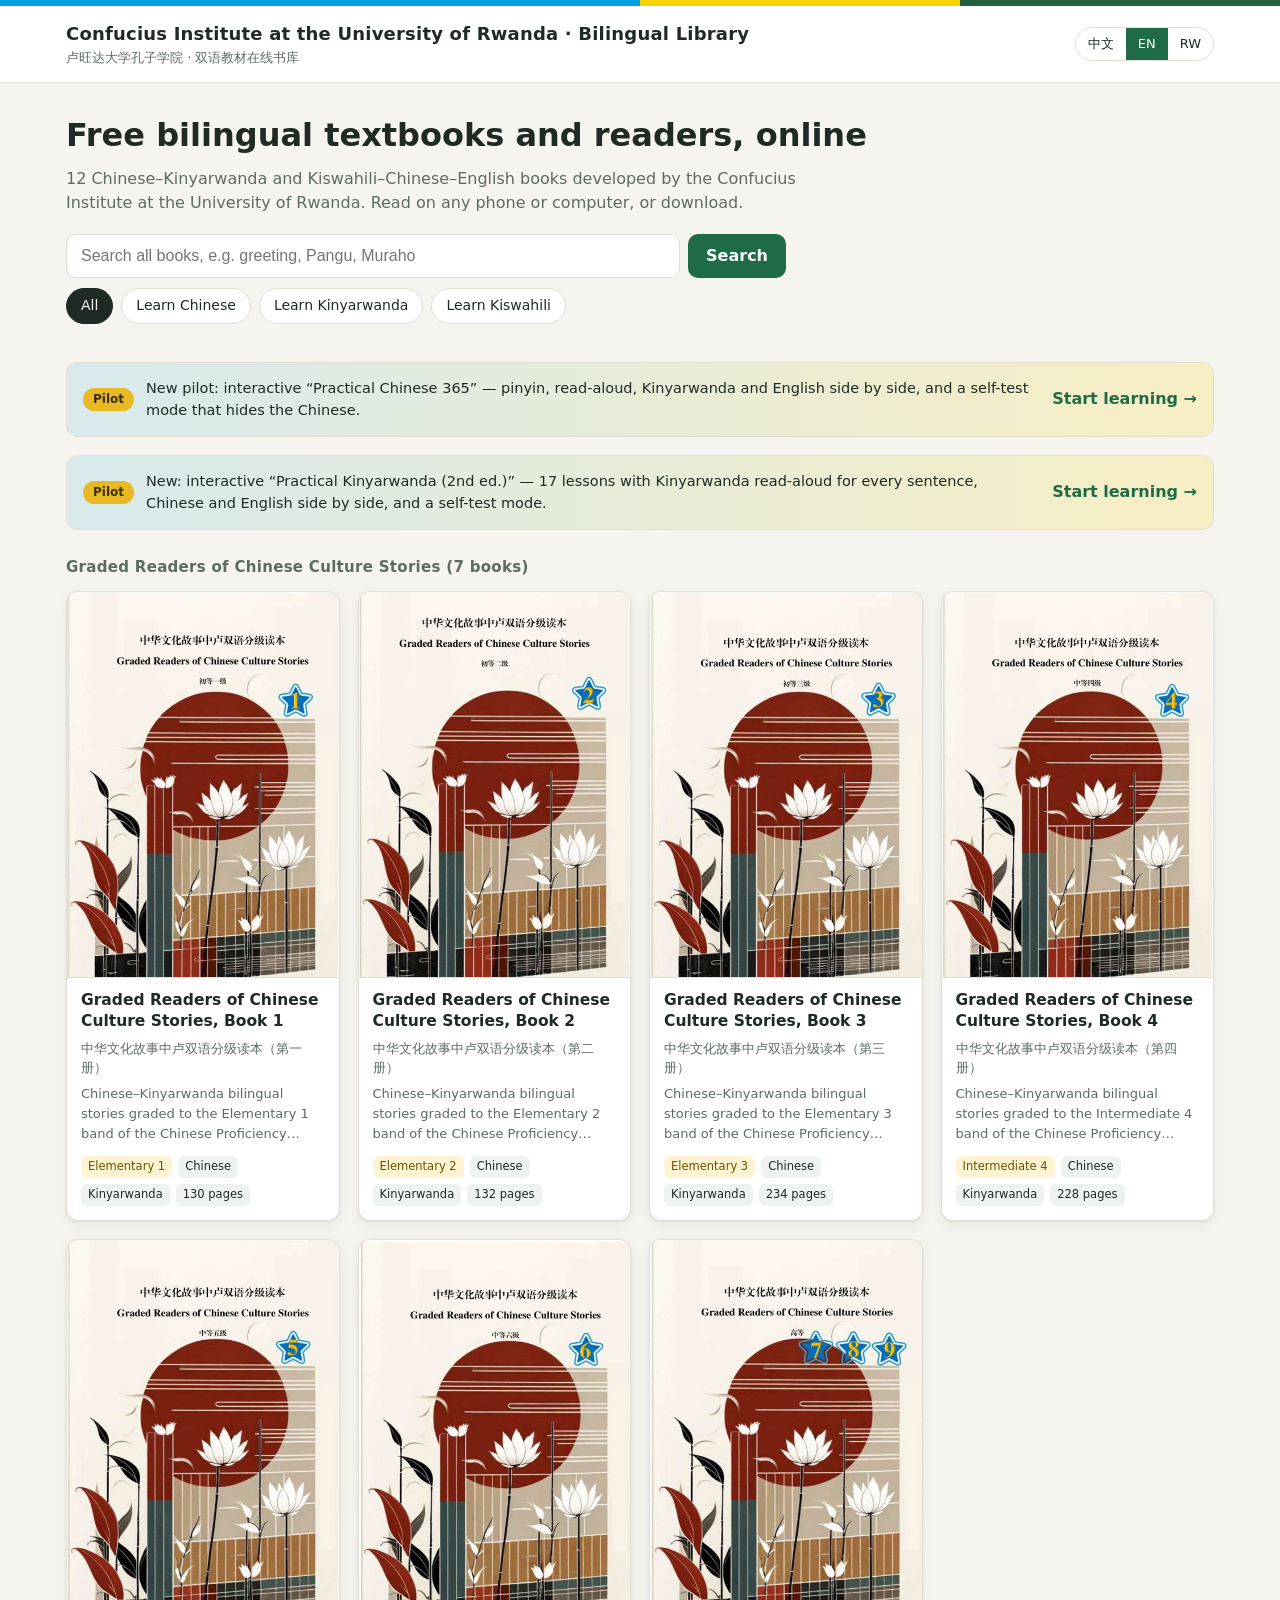
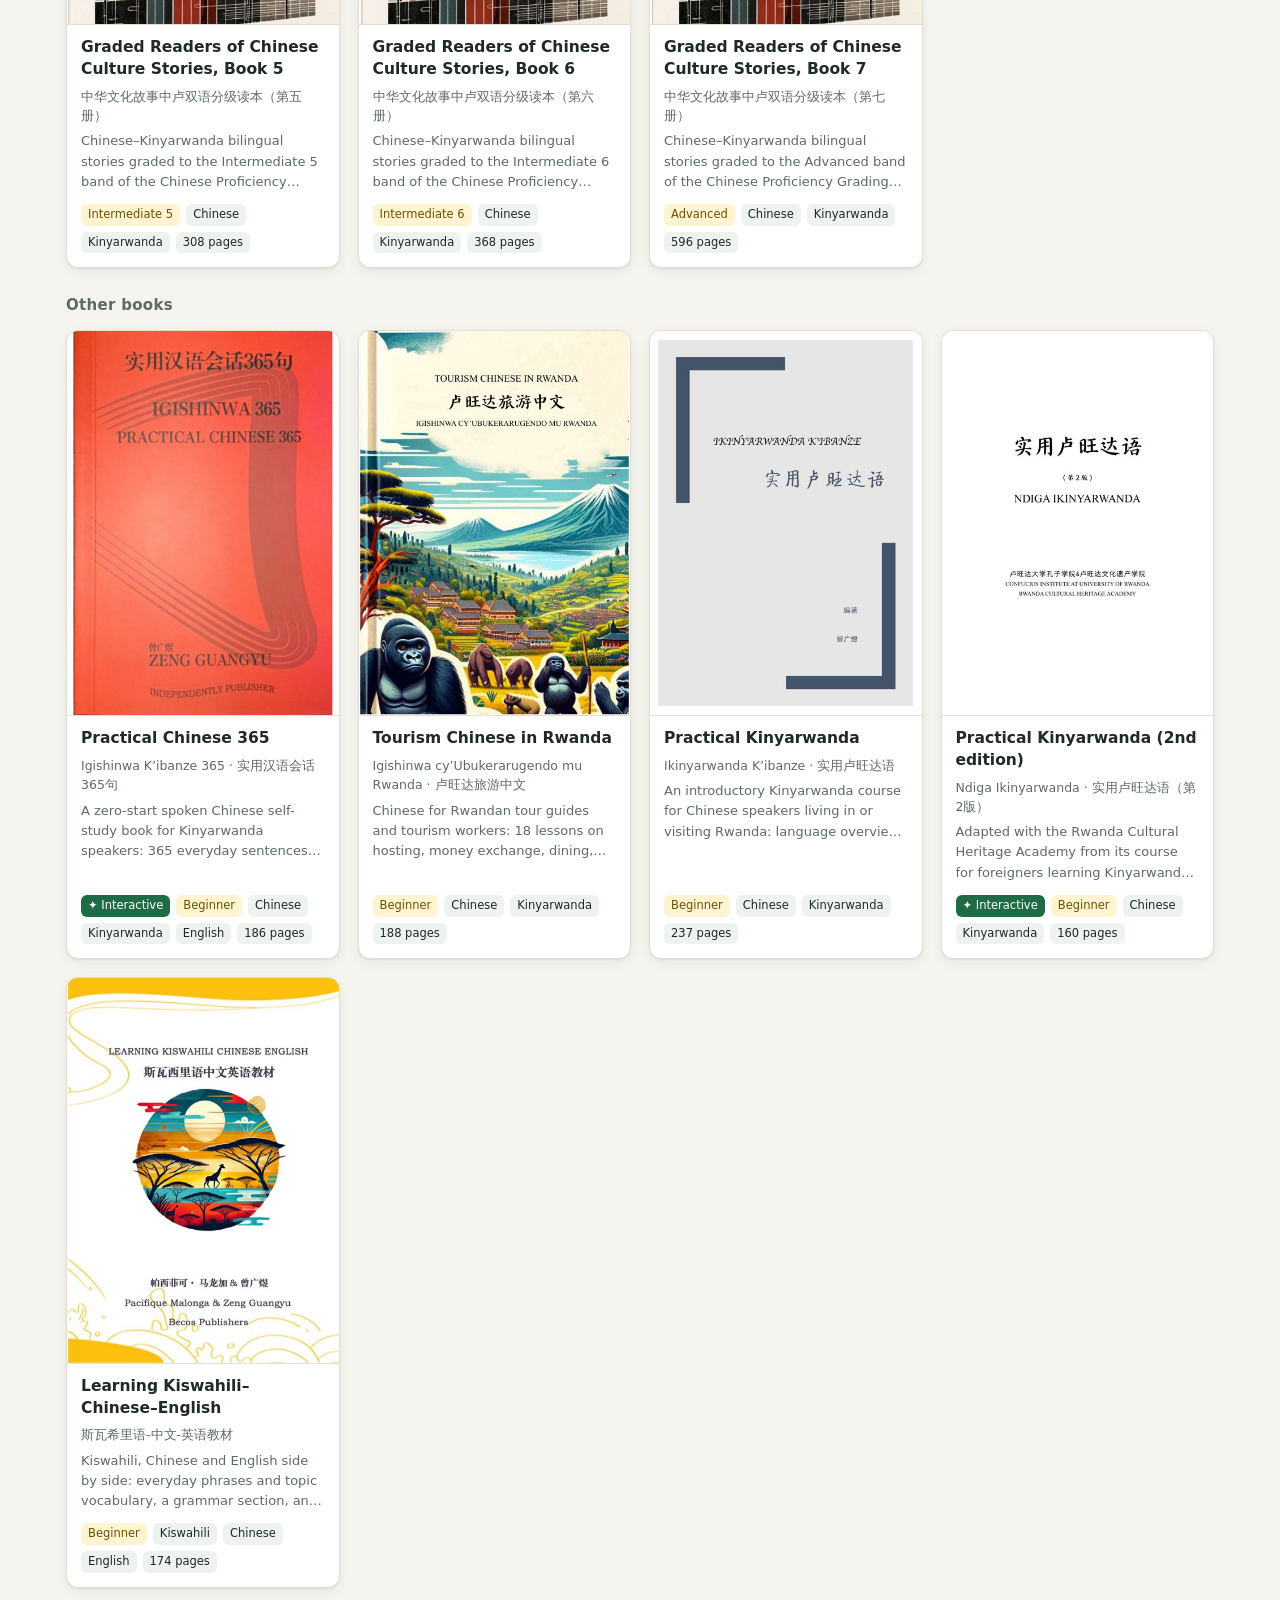
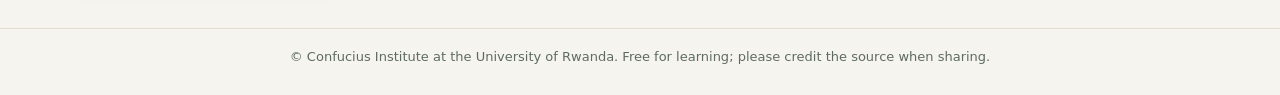
<file: index.html>
<!doctype html>
<html lang="zh">
<head>
<meta charset="utf-8">
<meta name="viewport" content="width=device-width,initial-scale=1">
<title>卢大孔院双语教材在线书库 | CI-UR Bilingual Library</title>
<meta name="description" content="卢旺达大学孔子学院自编中文–卢旺达语、斯瓦希里语–中文–英语双语教材与读物，免费在线阅读。Free bilingual Chinese–Kinyarwanda and Kiswahili–Chinese–English textbooks from the Confucius Institute at the University of Rwanda.">
<link rel="icon" href="data:image/svg+xml,%3Csvg xmlns='http://www.w3.org/2000/svg' viewBox='0 0 32 32'%3E%3Crect width='32' height='32' rx='7' fill='%231f6b45'/%3E%3Cpath d='M7 9h8a3 3 0 0 1 3 3v12a3 3 0 0 0-3-3H7zM25 9h-5a3 3 0 0 0-3 3v12a3 3 0 0 1 3-3h5z' fill='%23fad201'/%3E%3C/svg%3E">
<link rel="stylesheet" href="assets/style.css">
</head>
<body>
<div class="stripe"></div>
<header class="top"><div class="wrap">
  <div class="brand"><b id="site"></b><span id="siteSub"></span></div>
  <div class="lang"><button data-l="zh">中文</button><button data-l="en">EN</button><button data-l="rw">RW</button></div>
</div></header>

<section class="hero">
  <h1 id="heroTitle"></h1>
  <p id="heroText"></p>
  <form class="searchbar" id="sform">
    <input id="q" type="search" autocomplete="off">
    <button id="sbtn" type="submit"></button>
  </form>
  <div class="filters" id="filters"></div>
</section>

<main class="wrap">
  <div id="results" class="results" hidden></div>
  <div id="shelf"></div>
</main>
<footer id="footer"></footer>

<script src="assets/common.js"></script>
<script src="assets/app.js"></script>
</body>
</html>
</file>
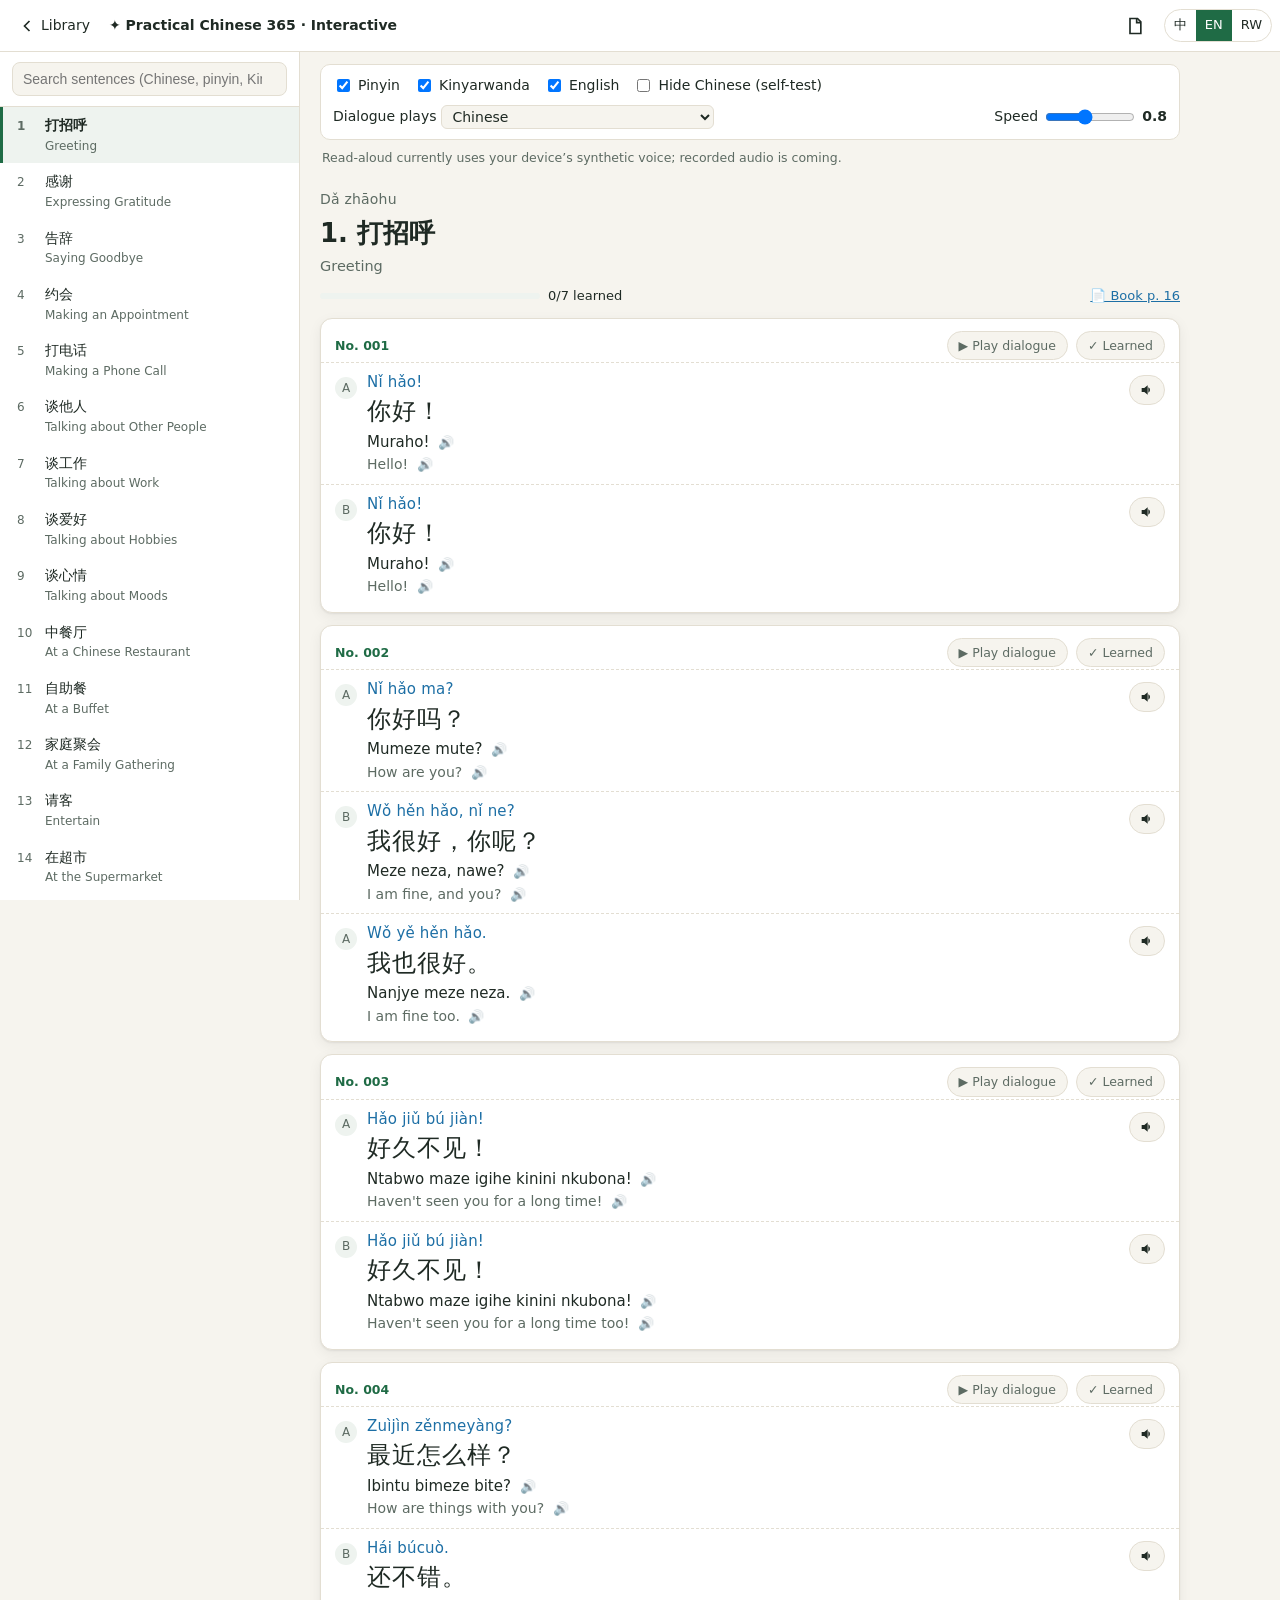
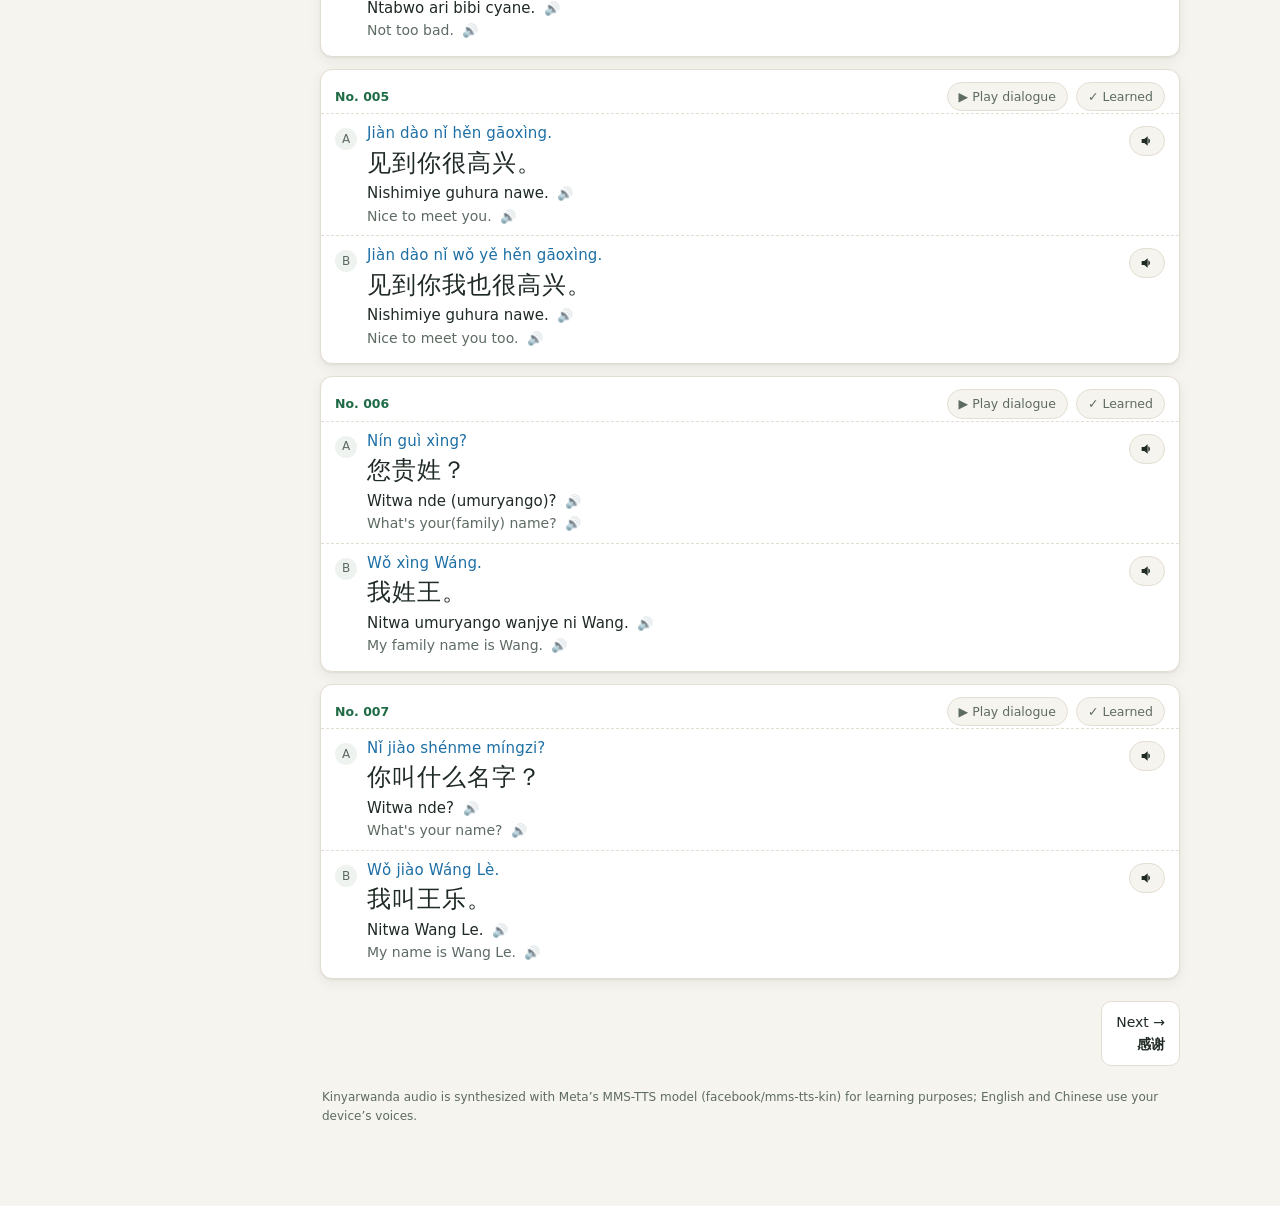
<file: learn.html>
<!doctype html>
<html lang="zh">
<head>
<meta charset="utf-8">
<meta name="viewport" content="width=device-width,initial-scale=1">
<title>互动学习 | 卢大孔院双语教材在线书库</title>
<link rel="icon" href="data:image/svg+xml,%3Csvg xmlns='http://www.w3.org/2000/svg' viewBox='0 0 32 32'%3E%3Crect width='32' height='32' rx='7' fill='%231f6b45'/%3E%3Cpath d='M7 9h8a3 3 0 0 1 3 3v12a3 3 0 0 0-3-3H7zM25 9h-5a3 3 0 0 0-3 3v12a3 3 0 0 1 3-3h5z' fill='%23fad201'/%3E%3C/svg%3E">
<link rel="stylesheet" href="assets/style.css?v=7">
<link rel="stylesheet" href="assets/learn.css?v=7">
</head>
<body class="learnpage">
<div class="rbar">
  <a class="ib" href="index.html"><svg viewBox="0 0 24 24" fill="none" stroke="currentColor" stroke-width="2"><path d="M15 18l-6-6 6-6"/></svg><span class="hide-sm" id="backTxt"></span></a>
  <button class="ib lmenu" id="menu"><svg viewBox="0 0 24 24" fill="none" stroke="currentColor" stroke-width="2"><path d="M4 6h16M4 12h16M4 18h10"/></svg></button>
  <div class="title" id="title"></div>
  <a class="ib hide-sm" id="pdfLink"><svg viewBox="0 0 24 24" fill="none" stroke="currentColor" stroke-width="2"><path d="M6 3h9l4 4v14H6z"/><path d="M14 3v5h5"/></svg></a>
  <div class="lang"><button data-l="zh">中</button><button data-l="en">EN</button><button data-l="rw">RW</button></div>
</div>

<aside class="ldrawer" id="drawer">
  <div class="lsearch"><input id="sq" type="search" autocomplete="off"></div>
  <nav id="topics"></nav>
</aside>
<div class="scrim" id="scrim"></div>

<main class="lmain" id="main">
  <div class="tools" id="tools">
    <label><input type="checkbox" id="tPy" checked> <span id="lPy"></span></label>
    <label><input type="checkbox" id="tRw" checked> <span id="lRw"></span></label>
    <label><input type="checkbox" id="tEn" checked> <span id="lEn"></span></label>
    <label class="practice"><input type="checkbox" id="tHide"> <span id="lHide"></span></label>
    <label class="seqsel"><span id="lSeq"></span> <select id="seq"><option value="zh"></option><option value="zhrw"></option><option value="all"></option></select></label>
    <label class="speed"><span id="lSpeed"></span> <input type="range" id="rate" min="0.5" max="1.2" step="0.1" value="0.8"> <b id="rateV">0.8</b></label>
  </div>
  <div class="note" id="note"></div>
  <div id="content"></div>
  <p class="credit" id="credit"></p>
</main>

<script src="assets/common.js?v=7"></script>
<script src="assets/learn.js?v=7"></script>
</body>
</html>
</file>
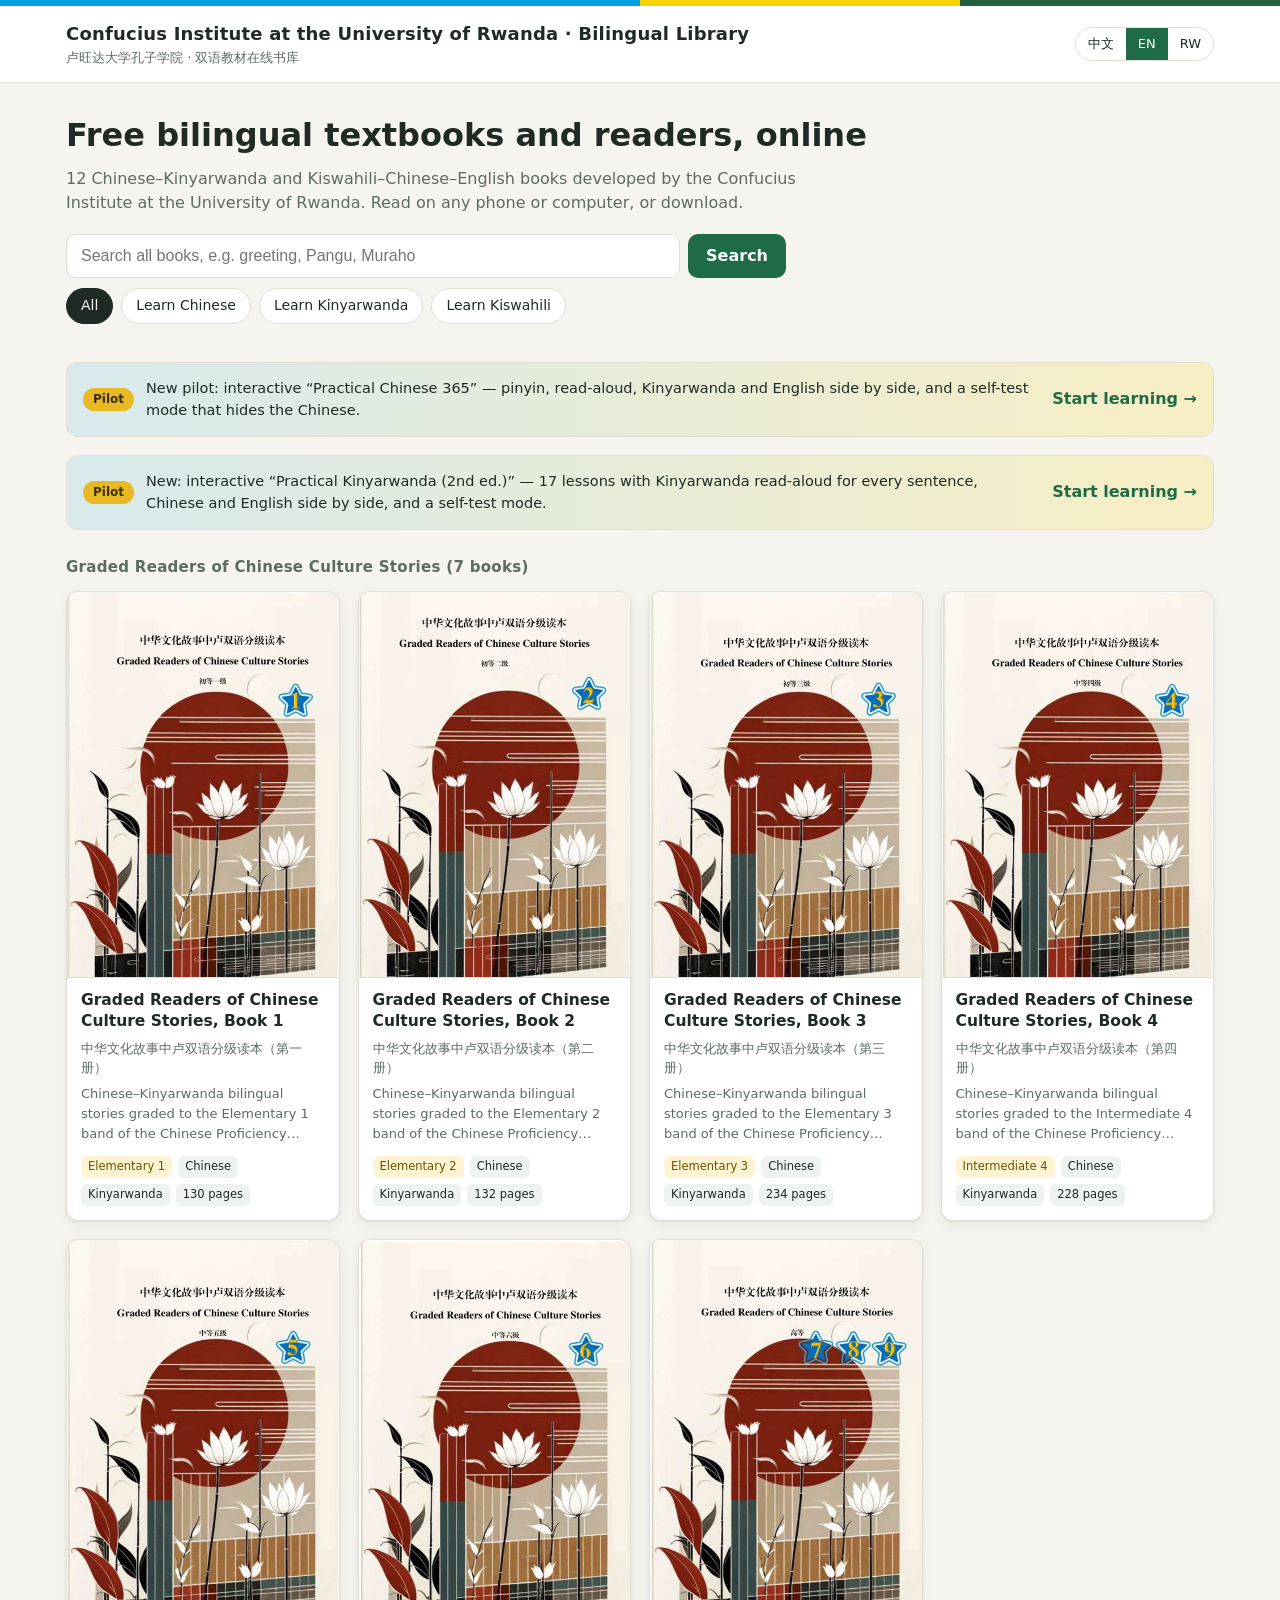
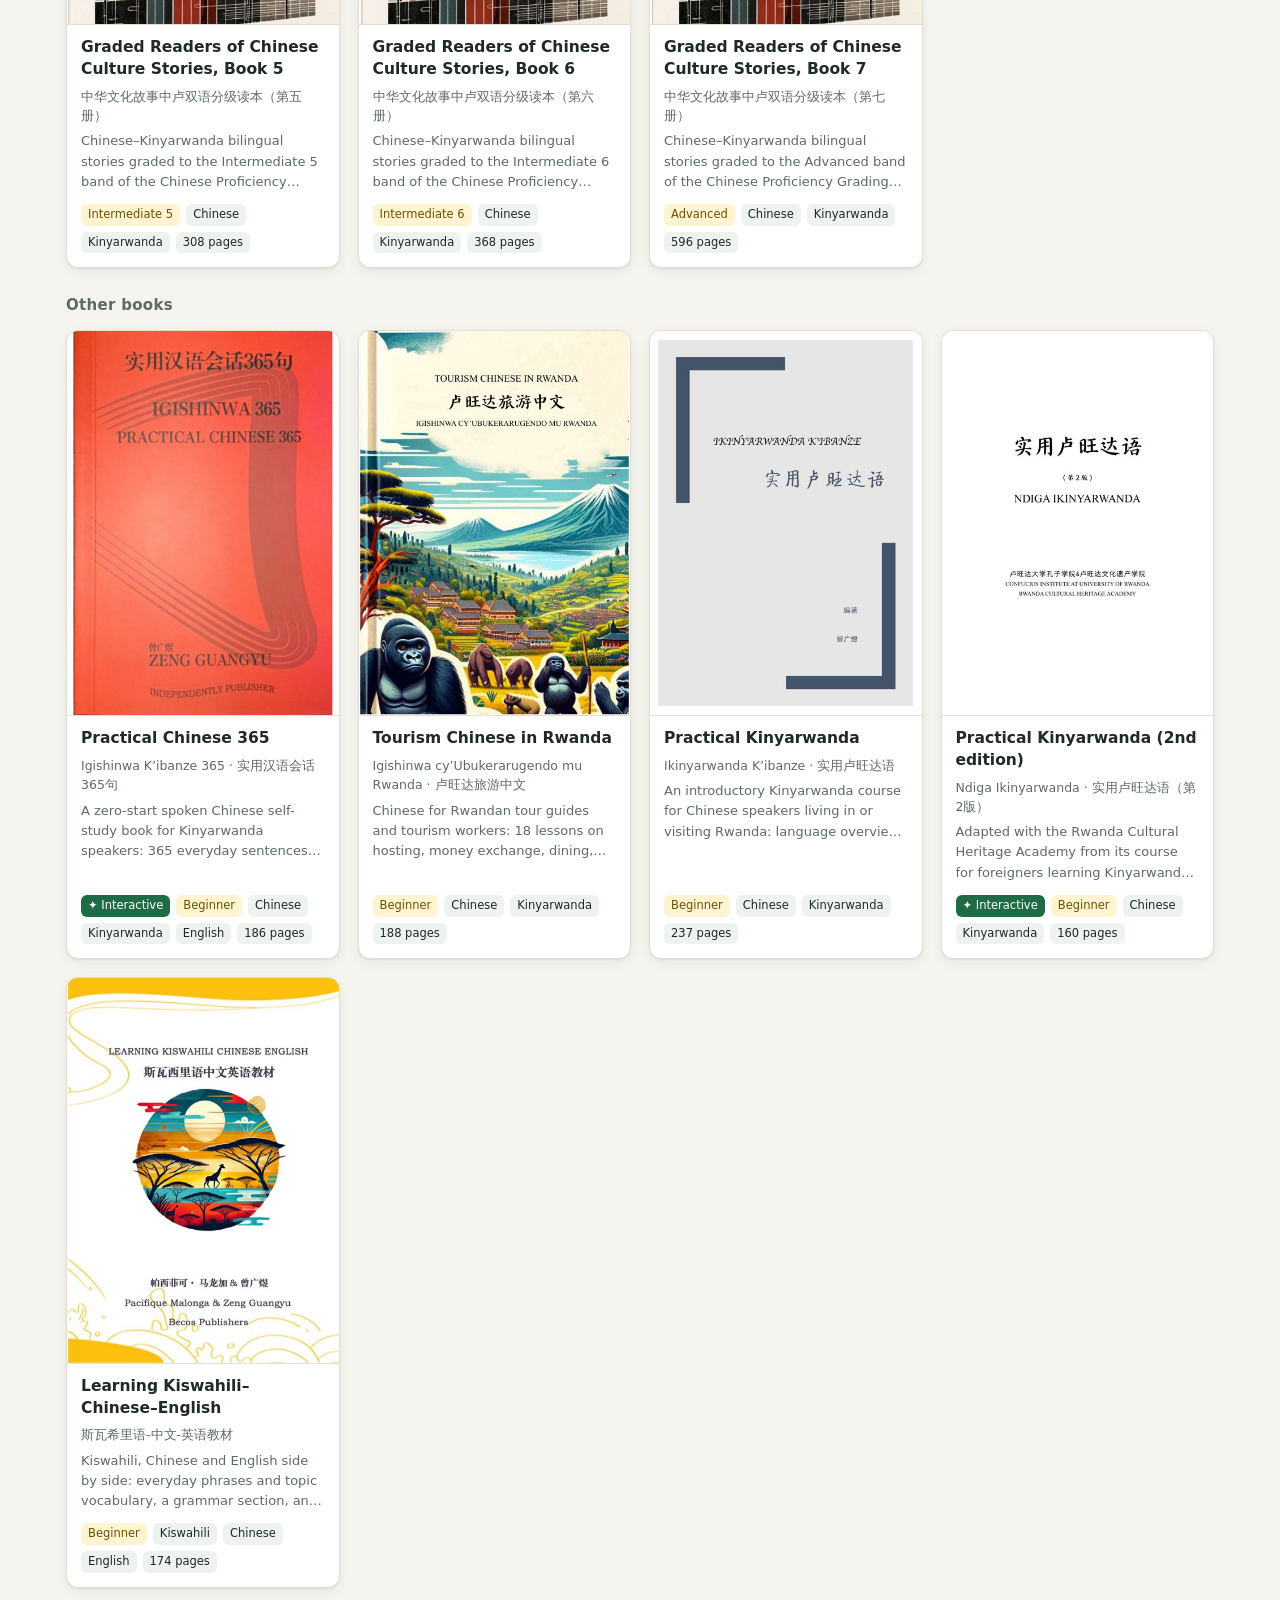
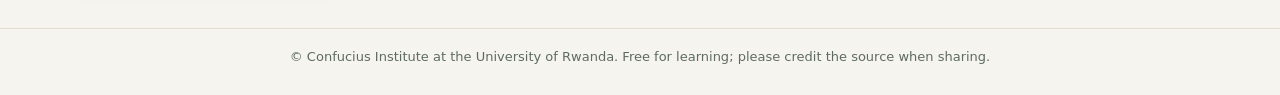
<file: read.html>
<!doctype html>
<html lang="zh">
<head>
<meta charset="utf-8">
<meta name="viewport" content="width=device-width,initial-scale=1">
<title>阅读 | 卢大孔院双语教材在线书库</title>
<link rel="icon" href="data:image/svg+xml,%3Csvg xmlns='http://www.w3.org/2000/svg' viewBox='0 0 32 32'%3E%3Crect width='32' height='32' rx='7' fill='%231f6b45'/%3E%3Cpath d='M7 9h8a3 3 0 0 1 3 3v12a3 3 0 0 0-3-3H7zM25 9h-5a3 3 0 0 0-3 3v12a3 3 0 0 1 3-3h5z' fill='%23fad201'/%3E%3C/svg%3E">
<link rel="stylesheet" href="assets/style.css">
</head>
<body class="reader">
<div class="rbar">
  <a class="ib" id="back" href="index.html"><svg viewBox="0 0 24 24" fill="none" stroke="currentColor" stroke-width="2"><path d="M15 18l-6-6 6-6"/></svg><span class="hide-sm" id="backTxt"></span></a>
  <button class="ib" id="menu"><svg viewBox="0 0 24 24" fill="none" stroke="currentColor" stroke-width="2"><path d="M4 6h16M4 12h16M4 18h10"/></svg></button>
  <div class="title" id="title"></div>
  <a class="ib learnbtn" id="learnBtn" hidden></a>
  <button class="ib hide-sm" id="zout"><svg viewBox="0 0 24 24" fill="none" stroke="currentColor" stroke-width="2"><circle cx="11" cy="11" r="7"/><path d="M8 11h6M20 20l-4-4"/></svg></button>
  <button class="ib hide-sm" id="zin"><svg viewBox="0 0 24 24" fill="none" stroke="currentColor" stroke-width="2"><circle cx="11" cy="11" r="7"/><path d="M8 11h6M11 8v6M20 20l-4-4"/></svg></button>
  <button class="ib" id="prev"><svg viewBox="0 0 24 24" fill="none" stroke="currentColor" stroke-width="2"><path d="M18 15l-6-6-6 6"/></svg></button>
  <div class="pageinfo"><input id="pg" inputmode="numeric" value="1"><span id="total">/ –</span></div>
  <button class="ib" id="next"><svg viewBox="0 0 24 24" fill="none" stroke="currentColor" stroke-width="2"><path d="M6 9l6 6 6-6"/></svg></button>
  <a class="ib hide-sm" id="dl" download><svg viewBox="0 0 24 24" fill="none" stroke="currentColor" stroke-width="2"><path d="M12 4v11M7 10l5 5 5-5M5 20h14"/></svg></a>
</div>

<aside class="drawer" id="drawer">
  <div class="tabs"><button id="tabToc" class="on"></button><button id="tabFind"></button></div>
  <div class="pane toc" id="paneToc"></div>
  <div class="pane" id="paneFind" hidden>
    <form class="insearch" id="fform"><input id="fq" type="search" autocomplete="off"><button id="fbtn" type="submit"></button></form>
    <div id="fres"></div>
    <div style="padding:10px 14px"><a id="dl2" download></a></div>
  </div>
</aside>
<div class="scrim" id="scrim"></div>
<div class="viewer" id="viewer"><div class="pages" id="pages"></div></div>
<div class="loading" id="loading"><div id="ltxt"></div><div class="bar"><i id="lbar"></i></div></div>

<script src="vendor/pdfjs/pdf.min.js"></script>
<script src="assets/common.js"></script>
<script src="assets/reader.js"></script>
</body>
</html>
</file>
<file: assets/style.css>
[hidden]{display:none!important}
:root{
  --bg:#f6f4ee; --surface:#ffffff; --ink:#1f2a24; --muted:#5d6b63; --line:#e3ded2;
  --green:#1f6b45; --green-ink:#ffffff; --blue:#1d6fa5; --sun:#e8b923; --red:#b5402f;
  --chip:#eef3ef; --shadow:0 1px 2px rgba(0,0,0,.06),0 4px 14px rgba(0,0,0,.06);
  --radius:12px; --font:"Noto Sans SC","PingFang SC","Microsoft YaHei",system-ui,-apple-system,"Segoe UI",Roboto,sans-serif;
}
@media (prefers-color-scheme:dark){
  :root{--bg:#121714;--surface:#1b221e;--ink:#e7ece9;--muted:#9aa8a0;--line:#2c3631;--chip:#22302a;--green:#3fa774;--shadow:none}
}
*{box-sizing:border-box}
html,body{margin:0;background:var(--bg);color:var(--ink);font-family:var(--font);line-height:1.55}
a{color:var(--blue)}
button{font:inherit;color:inherit}
.stripe{height:6px;background:linear-gradient(90deg,#00a1de 0 50%,#fad201 50% 75%,#20603d 75%)}

/* ---------- library ---------- */
.top{background:var(--surface);border-bottom:1px solid var(--line)}
.top .wrap{display:flex;align-items:center;gap:12px;padding:14px 16px;max-width:1180px;margin:0 auto}
.brand{display:flex;flex-direction:column;min-width:0;flex:1}
.brand b{font-size:18px;letter-spacing:.2px}
.brand span{font-size:13px;color:var(--muted)}
.lang{display:flex;border:1px solid var(--line);border-radius:999px;overflow:hidden;flex:none}
.lang button{border:0;background:none;padding:6px 12px;cursor:pointer;font-size:13px}
.lang button.on{background:var(--green);color:var(--green-ink)}
.hero{max-width:1180px;margin:0 auto;padding:28px 16px 8px}
.hero h1{font-size:clamp(22px,3.4vw,32px);margin:0 0 6px}
.hero p{margin:0;color:var(--muted);max-width:760px}
.searchbar{display:flex;gap:8px;margin:18px 0 6px;max-width:720px}
.searchbar input{flex:1;min-width:0;padding:12px 14px;border:1px solid var(--line);border-radius:10px;background:var(--surface);color:var(--ink);font-size:16px}
.searchbar button{padding:0 18px;border:0;border-radius:10px;background:var(--green);color:var(--green-ink);cursor:pointer;font-weight:600}
.filters{display:flex;gap:8px;flex-wrap:wrap;margin:10px 0 0}
.filters button{border:1px solid var(--line);background:var(--surface);border-radius:999px;padding:6px 14px;cursor:pointer;font-size:14px}
.filters button.on{background:var(--ink);color:var(--bg);border-color:var(--ink)}
main.wrap{max-width:1180px;margin:0 auto;padding:12px 16px 40px}
.section-title{font-size:15px;color:var(--muted);margin:26px 0 12px;font-weight:600;letter-spacing:.3px}
.grid{display:grid;grid-template-columns:repeat(auto-fill,minmax(220px,1fr));gap:18px}
.card{background:var(--surface);border:1px solid var(--line);border-radius:var(--radius);overflow:hidden;display:flex;flex-direction:column;box-shadow:var(--shadow);text-decoration:none;color:inherit;transition:transform .15s}
.card:hover{transform:translateY(-2px)}
.card .cover{aspect-ratio:419/595;background:#ddd center/cover no-repeat;border-bottom:1px solid var(--line)}
.card .body{padding:12px 14px 14px;display:flex;flex-direction:column;gap:6px;flex:1}
.card h3{margin:0;font-size:15.5px;line-height:1.4}
.card .sub{font-size:12.5px;color:var(--muted)}
.card .desc{font-size:13px;color:var(--muted);display:-webkit-box;-webkit-line-clamp:3;-webkit-box-orient:vertical;overflow:hidden}
.tags{display:flex;gap:6px;flex-wrap:wrap;margin-top:auto;padding-top:6px}
.tag{font-size:11.5px;background:var(--chip);border-radius:6px;padding:2px 7px;color:var(--ink)}
.tag.lv{background:#fff4d1;color:#6b5200}
@media (prefers-color-scheme:dark){.tag.lv{background:#3a3214;color:#f3dc8a}}
.results{margin-top:8px}
.results .book{background:var(--surface);border:1px solid var(--line);border-radius:var(--radius);padding:12px 14px;margin-bottom:12px}
.results .book h4{margin:0 0 8px;font-size:15px}
.hit{display:block;padding:7px 0;border-top:1px dashed var(--line);text-decoration:none;color:inherit;font-size:14px}
.hit b.pg{color:var(--green);margin-right:8px;font-weight:600;white-space:nowrap}
mark{background:#ffe27a;color:#000;border-radius:2px;padding:0 1px}
.muted{color:var(--muted)}
footer{border-top:1px solid var(--line);padding:18px 16px 28px;text-align:center;color:var(--muted);font-size:13px}

/* ---------- reader ---------- */
body.reader{overflow:hidden;height:100vh;height:100dvh}
.rbar{position:fixed;inset:0 0 auto 0;height:52px;background:var(--surface);border-bottom:1px solid var(--line);display:flex;align-items:center;gap:6px;padding:0 8px;z-index:20}
.rbar .title{flex:1;min-width:0;font-size:14px;font-weight:600;white-space:nowrap;overflow:hidden;text-overflow:ellipsis;padding:0 4px}
.ib{border:1px solid transparent;background:none;border-radius:8px;height:36px;min-width:36px;padding:0 8px;cursor:pointer;display:inline-flex;align-items:center;justify-content:center;gap:4px;font-size:14px;text-decoration:none;color:inherit}
.ib:hover{background:var(--chip)}
.ib svg{width:20px;height:20px}
.pageinfo{display:flex;align-items:center;gap:4px;font-size:14px;white-space:nowrap}
.pageinfo input{width:54px;padding:5px 6px;border:1px solid var(--line);border-radius:6px;text-align:center;background:var(--bg);color:var(--ink);font-size:14px}
.viewer{position:fixed;inset:52px 0 0 0;overflow:auto;background:#8a8f8c;-webkit-overflow-scrolling:touch}
@media (prefers-color-scheme:dark){.viewer{background:#2a2f2c}}
.pages{display:flex;flex-direction:column;align-items:center;gap:12px;padding:14px 8px 40px}
.page{background:#fff;box-shadow:0 2px 8px rgba(0,0,0,.25);position:relative}
.page canvas{display:block;width:100%;height:100%}
.page .pn{position:absolute;right:6px;bottom:4px;font-size:11px;color:#999}
.drawer{position:fixed;top:52px;bottom:0;left:0;width:340px;max-width:88vw;background:var(--surface);border-right:1px solid var(--line);z-index:15;transform:translateX(-105%);transition:transform .2s;display:flex;flex-direction:column}
.drawer.open{transform:none;box-shadow:4px 0 18px rgba(0,0,0,.15)}
.tabs{display:flex;border-bottom:1px solid var(--line)}
.tabs button{flex:1;border:0;background:none;padding:11px;cursor:pointer;font-size:14px;border-bottom:2px solid transparent}
.tabs button.on{border-bottom-color:var(--green);font-weight:600}
.pane{overflow:auto;flex:1;padding:6px 0 30px}
.toc a{display:block;padding:7px 16px;text-decoration:none;color:inherit;font-size:14px;line-height:1.4}
.toc a:hover,.toc a.cur{background:var(--chip)}
.toc a .p{float:right;color:var(--muted);font-size:12px;margin-left:8px}
.toc a.h{font-weight:700;margin-top:6px}
.toc a.l1{padding-left:28px}
.toc a.l2{padding-left:42px;font-size:13px}
.toc a.alt{padding-left:44px;font-size:12.5px;color:var(--muted)}
.toc a.l1+.alt,.toc .alt{}
.insearch{padding:10px 12px;display:flex;gap:6px}
.insearch input{flex:1;min-width:0;padding:8px 10px;border:1px solid var(--line);border-radius:8px;background:var(--bg);color:var(--ink);font-size:15px}
.insearch button{border:0;background:var(--green);color:var(--green-ink);border-radius:8px;padding:0 12px;cursor:pointer}
.pane .hit{padding:8px 14px}
.loading{position:fixed;inset:52px 0 0 0;display:flex;align-items:center;justify-content:center;flex-direction:column;gap:10px;color:#fff;z-index:5;pointer-events:none}
.bar{width:220px;height:6px;background:rgba(255,255,255,.3);border-radius:3px;overflow:hidden}
.bar i{display:block;height:100%;width:0;background:var(--sun);transition:width .2s}
.scrim{position:fixed;inset:52px 0 0 0;background:rgba(0,0,0,.25);z-index:14;display:none}
.scrim.on{display:block}
@media (min-width:1100px){
  .drawer.open~.viewer{left:340px}
  .scrim{display:none!important}
}
@media (max-width:640px){
  .hide-sm{display:none!important}
  .rbar{gap:2px;padding:0 4px}
  .pageinfo input{width:44px}
}
@media (max-width:560px){
  .grid{grid-template-columns:repeat(2,1fr);gap:12px}
  .card .body{padding:9px 10px 11px}
  .card h3{font-size:14px}
  .card .desc,.card .sub{display:none}
  .brand b{font-size:16px}
  .hero{padding-top:20px}
}

.tag.learn{background:var(--green);color:var(--green-ink)}
.banner{display:flex;align-items:center;gap:12px;flex-wrap:wrap;background:linear-gradient(90deg,rgba(0,161,222,.12),rgba(250,210,1,.18));border:1px solid var(--line);border-radius:var(--radius);padding:14px 16px;margin:18px 0 4px;text-decoration:none;color:inherit}
.banner .pill{background:var(--sun);color:#3d3000;font-size:12px;font-weight:700;border-radius:999px;padding:2px 10px}
.banner .btxt{flex:1;min-width:220px;font-size:14.5px}
.banner .go{font-weight:700;color:var(--green);white-space:nowrap}
.learnbtn{background:var(--green);color:var(--green-ink)!important;font-weight:600;white-space:nowrap}
.learnbtn:hover{background:var(--green)}
</file>
<file: assets/learn.css>
body.learnpage{min-height:100vh}
.learnpage .rbar .lang{margin-left:4px}
.learnpage .rbar .lang button{padding:5px 9px}
.ldrawer{position:fixed;top:52px;bottom:0;left:0;width:300px;background:var(--surface);border-right:1px solid var(--line);overflow:auto;z-index:15;transition:transform .2s}
.lsearch{padding:10px 12px;position:sticky;top:0;background:var(--surface);border-bottom:1px solid var(--line)}
.lsearch input{width:100%;padding:8px 10px;border:1px solid var(--line);border-radius:8px;background:var(--bg);color:var(--ink);font-size:14px}
#topics a{display:flex;gap:8px;align-items:baseline;padding:8px 14px;text-decoration:none;color:inherit;font-size:14px;border-left:3px solid transparent}
#topics a:hover{background:var(--chip)}
#topics a.cur{background:var(--chip);border-left-color:var(--green);font-weight:600}
#topics .no{color:var(--muted);font-size:12px;min-width:20px}
#topics .tt{flex:1}
#topics .tt small{display:block;color:var(--muted);font-weight:400;font-size:12px}
#topics .pr{font-size:11px;color:var(--green);white-space:nowrap}
.lmain{margin-left:300px;padding:64px 20px 60px;max-width:900px}
.tools{display:flex;flex-wrap:wrap;gap:8px 14px;align-items:center;background:var(--surface);border:1px solid var(--line);border-radius:10px;padding:10px 12px;font-size:14px;position:sticky;top:60px;z-index:5}
.tools label{display:inline-flex;align-items:center;gap:5px;cursor:pointer;user-select:none}
.tools .speed{margin-left:auto}
.tools input[type=range]{width:90px}
.note{font-size:12.5px;color:var(--muted);margin:8px 2px 0}
.note.warn{color:var(--red)}
.thead{margin:22px 0 10px}
.thead .py{color:var(--muted);font-size:14px}
.thead h1{margin:2px 0;font-size:26px}
.thead .tr{color:var(--muted);font-size:14.5px}
.thead .meta{display:flex;gap:10px;align-items:center;flex-wrap:wrap;margin-top:8px;font-size:13px}
.thead .meta a{color:var(--blue)}
.bar2{height:6px;background:var(--chip);border-radius:3px;overflow:hidden;flex:1;max-width:220px}
.bar2 i{display:block;height:100%;background:var(--green)}
.item{background:var(--surface);border:1px solid var(--line);border-radius:12px;margin:12px 0;padding:6px 0;box-shadow:var(--shadow)}
.item.done{border-color:var(--green)}
.ihead{display:flex;align-items:center;gap:8px;padding:6px 14px 2px;font-size:12.5px;color:var(--muted)}
.ihead .n{font-weight:700;color:var(--green)}
.ihead .sp{flex:1}
.ihead button,.line .pl{border:1px solid var(--line);background:var(--bg);border-radius:999px;padding:4px 11px;cursor:pointer;font-size:12.5px;display:inline-flex;align-items:center;gap:5px}
.ihead button.on{background:var(--green);color:var(--green-ink);border-color:var(--green)}
.line{display:flex;gap:10px;padding:8px 14px;border-top:1px dashed var(--line);align-items:flex-start}
.line:first-of-type{border-top:0}
.line .who{flex:none;width:22px;height:22px;border-radius:50%;background:var(--chip);font-size:12px;display:flex;align-items:center;justify-content:center;margin-top:6px;color:var(--muted)}
.line .tx{flex:1;min-width:0}
.line .pl{flex:none;margin-top:4px;padding:6px 9px}
.line .pl svg{width:16px;height:16px}
.line.speaking{background:rgba(250,210,1,.16)}
.py{font-size:15px;color:var(--blue);letter-spacing:.2px}
.zh{font-size:24px;line-height:1.45;font-family:"Noto Sans SC","PingFang SC","Microsoft YaHei",sans-serif;letter-spacing:1px}
.rw{font-size:15px;margin-top:2px}
.en{font-size:14px;color:var(--muted)}
.hidePy .py,.hideRw .rw,.hideEn .en{display:none}
.hideZh .zh{color:transparent;background:var(--chip);border-radius:6px;cursor:pointer;user-select:none;position:relative}
.hideZh .zh::after{content:attr(data-r);position:absolute;left:10px;top:50%;transform:translateY(-50%);color:var(--muted);font-size:13px;letter-spacing:0}
.hideZh .line .py{visibility:hidden}
.hideZh .line.revealed .zh{color:inherit;background:none}
.hideZh .line.revealed .zh::after{content:none}
.hideZh .line.revealed .py{visibility:visible}
.tnav{display:flex;justify-content:space-between;gap:10px;margin:22px 0}
.tnav a{border:1px solid var(--line);background:var(--surface);border-radius:10px;padding:10px 14px;text-decoration:none;color:inherit;font-size:14px;max-width:48%}
.sres .item .ihead .tp{color:var(--blue);cursor:pointer}
@media (max-width:900px){
  .ldrawer{transform:translateX(-105%)}
  .ldrawer.open{transform:none;box-shadow:4px 0 18px rgba(0,0,0,.15)}
  .lmain{margin-left:0;padding:64px 12px 60px}
  .tools{top:56px}
  .tools .speed{margin-left:0}
}
@media (min-width:901px){ .lmenu{display:none} .learnpage .scrim{display:none!important} }
@media (max-width:560px){ .zh{font-size:22px} .thead h1{font-size:22px} .learnpage .rbar .title{font-size:13px} }
.ihead{flex-wrap:wrap}
.ihead .n,.ihead button{white-space:nowrap}
@media (max-width:560px){ .ihead button{padding:3px 9px;font-size:12px} .tools{gap:6px 12px;font-size:13.5px} }

.pls{border:0;background:none;cursor:pointer;font-size:13px;padding:0 4px;opacity:.65;vertical-align:baseline}
.pls:hover{opacity:1}
.speaking-part{background:rgba(250,210,1,.35);border-radius:4px}
.tools select{font:inherit;padding:2px 6px;border:1px solid var(--line);border-radius:6px;background:var(--bg);color:var(--ink)}
.credit{font-size:12px;color:var(--muted);margin:20px 2px}

/* Kinyarwanda-primary books (e.g. Practical Kinyarwanda) */
.prw .line .rw{font-size:21px;font-weight:600;line-height:1.4;margin:0 0 2px;color:var(--ink)}
.prw .zh{font-size:16px;line-height:1.5;letter-spacing:0}
.prw .en{font-size:14px}
.prw .ihead .n{font-size:14px}
.prw .item.nohead .ihead{padding-top:2px}
.spk{font-size:12px;font-weight:700;color:var(--green);margin-bottom:1px}
.ltag{display:inline-block;background:var(--chip);color:var(--blue);border-radius:6px;padding:0 7px;margin-right:8px;font-size:13px;font-weight:700;vertical-align:2px;font-family:ui-monospace,Menlo,Consolas,monospace}
.lnote{padding:8px 14px;font-size:13.5px;line-height:1.65;color:var(--muted);border-top:1px dashed var(--line)}
.lnote:first-of-type{border-top:0}
.hideZhT .zh{display:none}
.hideRwP .line .rw{color:transparent;background:var(--chip);border-radius:6px;cursor:pointer;user-select:none;position:relative}
.hideRwP .line .rw .ltag{visibility:hidden}
.hideRwP .line .rw::after{content:attr(data-r);position:absolute;left:10px;top:50%;transform:translateY(-50%);color:var(--muted);font-size:13px;font-weight:400}
.hideRwP .line.revealed .rw{color:var(--ink);background:none}
.hideRwP .line.revealed .rw .ltag{visibility:visible}
.hideRwP .line.revealed .rw::after{content:none}
@media (max-width:560px){ .prw .line .rw{font-size:19px} }
</file>
